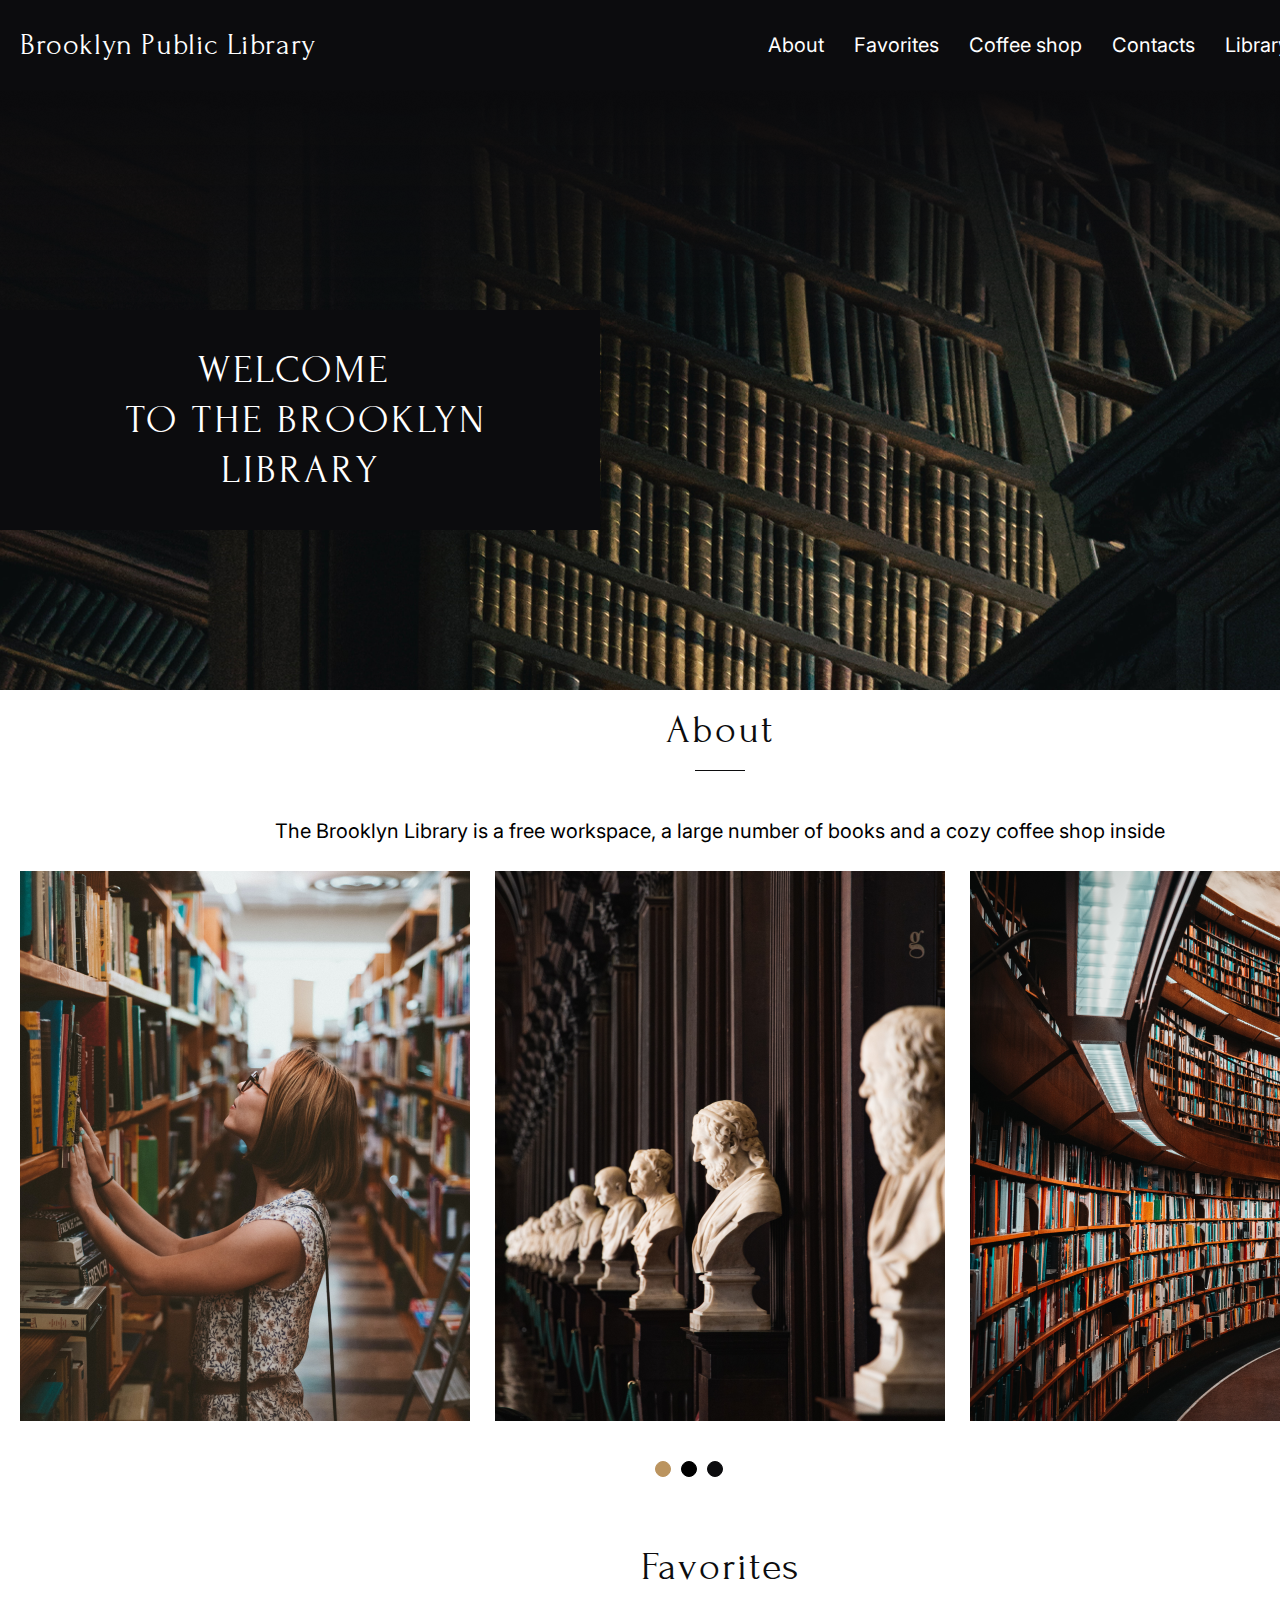
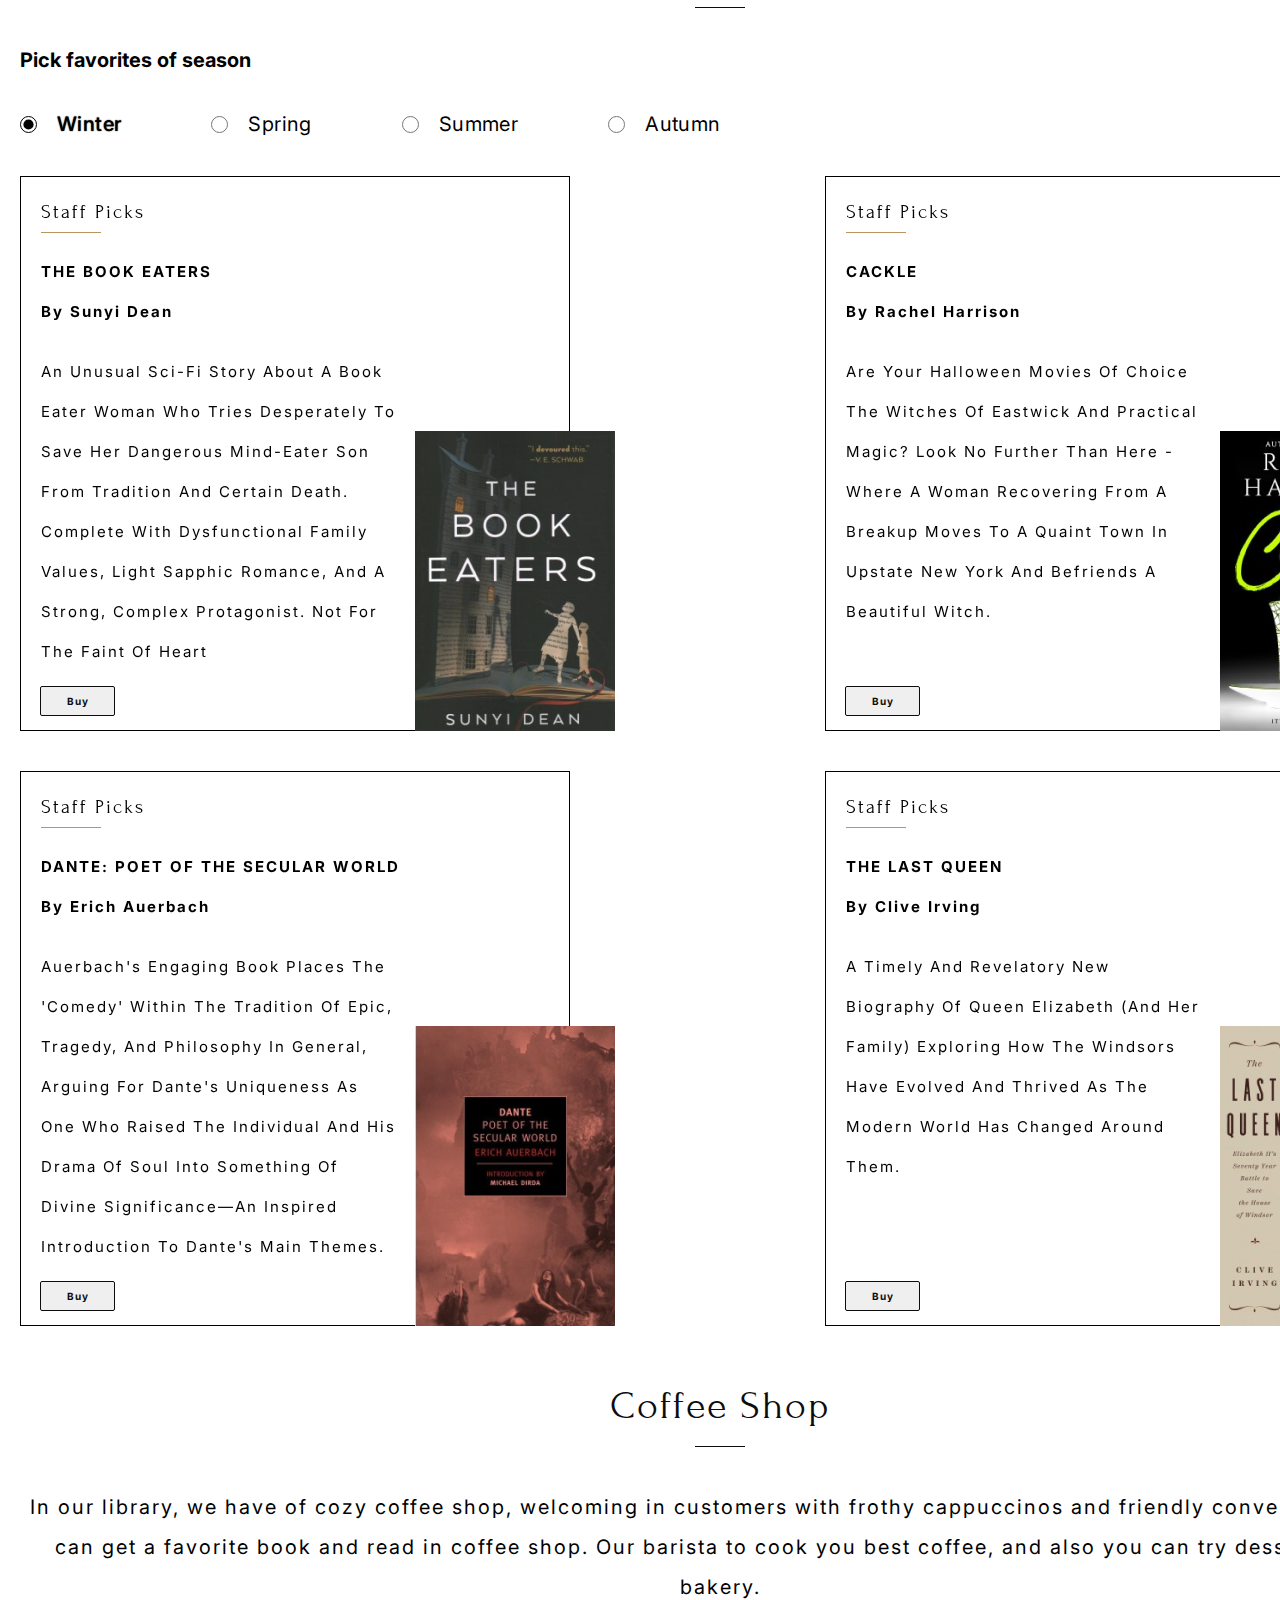
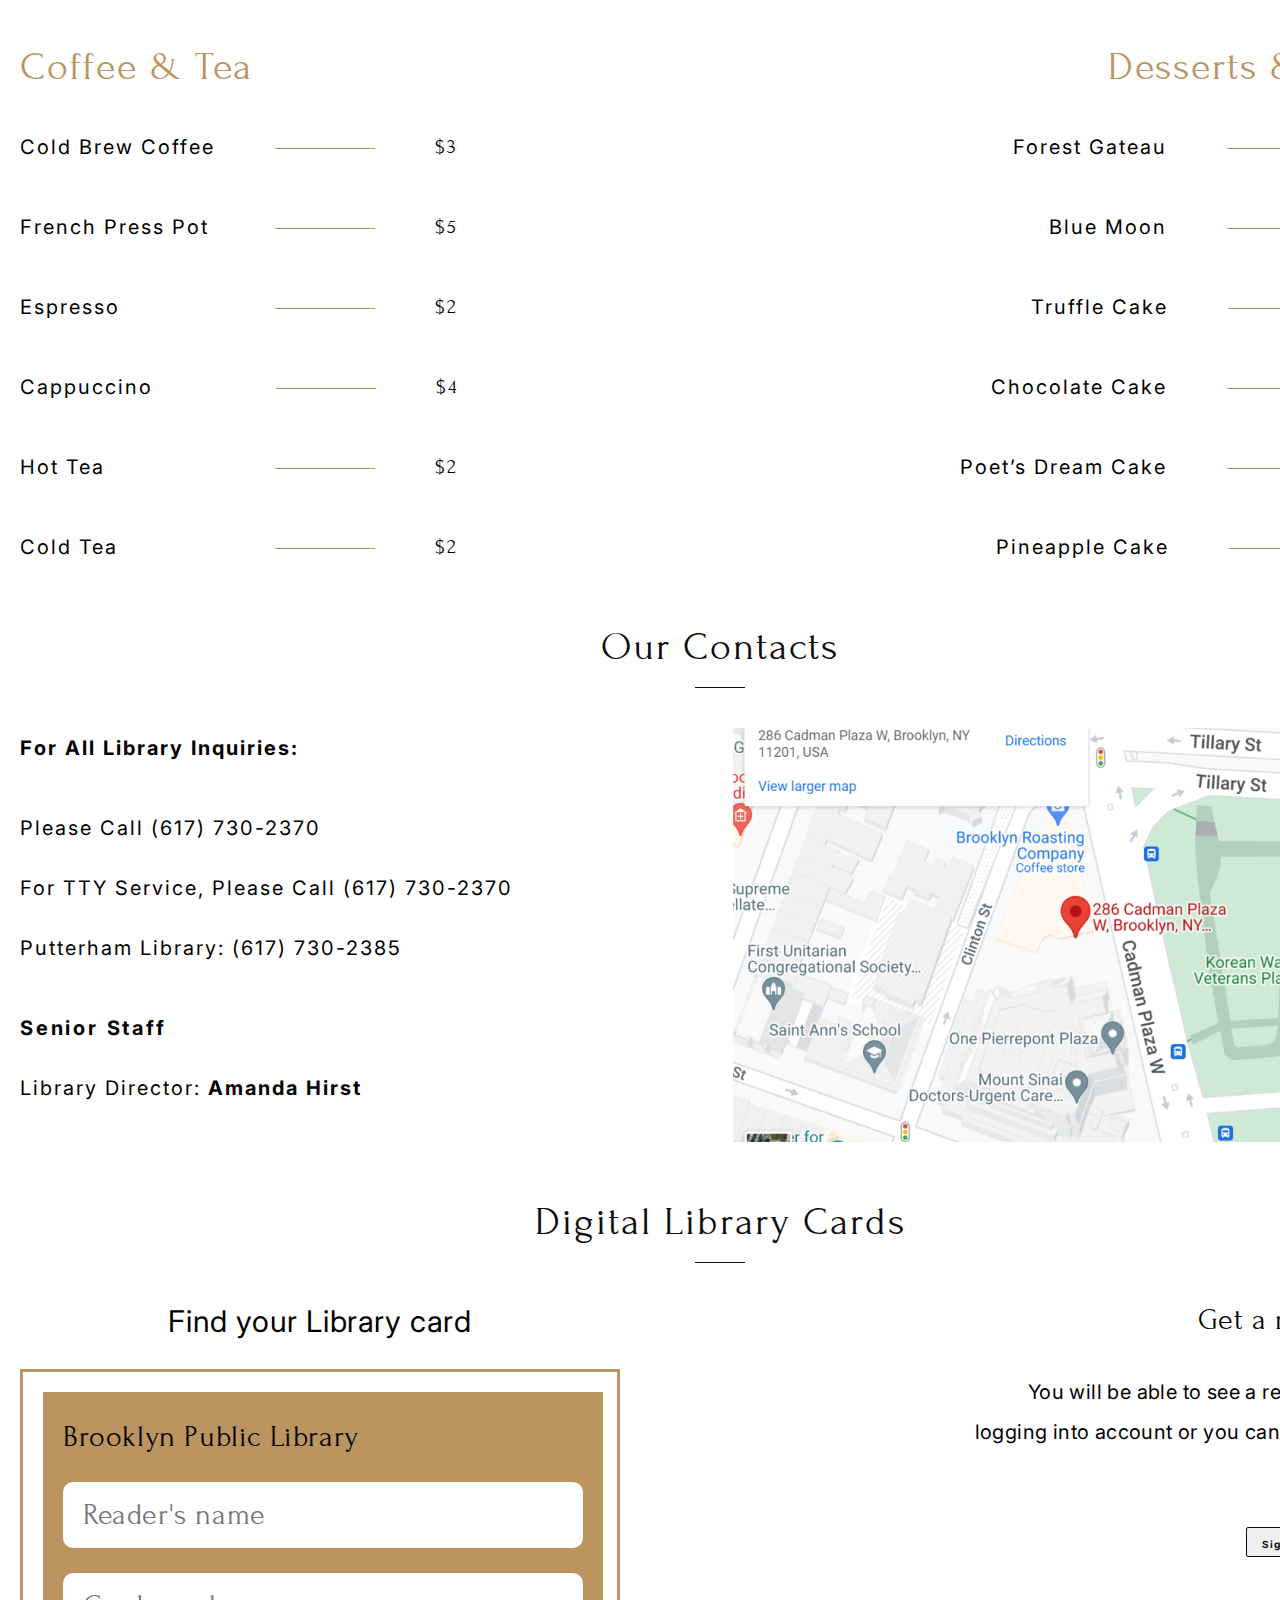
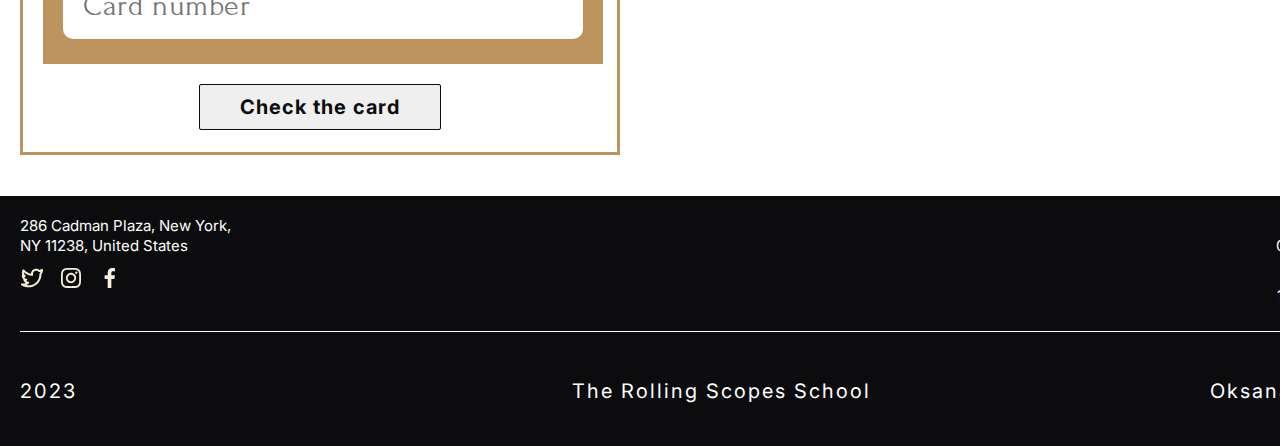
<file: library/index.html>
<!DOCTYPE html>
<html lang="en">
<head>
    <meta charset="UTF-8">
    <meta name="viewport" content="width=device-width, initial-scale=1.0">
    <title>Library</title>
    <link rel="icon" type="image/png" sizes="32x32" href="img/favicon-32x32.png">
    <link rel="icon" type="image/png" sizes="16x16" href="img/favicon-16x16.png">
    <link rel="preconnect" href="https://fonts.googleapis.com">
    <link rel="preconnect" href="https://fonts.gstatic.com" crossorigin>
    <link href="https://fonts.googleapis.com/css2?family=Forum&family=Manrope:wght@300;400;500;600&display=swap" rel="stylesheet">
    <link rel="preconnect" href="https://fonts.googleapis.com">
    <link rel="preconnect" href="https://fonts.gstatic.com" crossorigin>
    <link href="https://fonts.googleapis.com/css2?family=Forum&family=Inter:wght@300;400;500;600;700;800;900&family=Manrope:wght@300;400;500;600&display=swap" rel="stylesheet">
    <link rel="stylesheet" href="style.css">
</head>
<body>
    <header class="header">
        <div class="header-container">
            <h1 class="p-header">Brooklyn Public Library</h1>
            <nav class="nav-menu">
              <ul class="ul-menu">
                <li class="li-menu"><a href="#about" class="nav-link">About</a></li>
                <li class="li-menu"><a href="#favorites" class="nav-link">Favorites</a></li>
                <li class="li-menu"><a href="#coffeshop" class="nav-link">Coffee shop</a></li>
                <li class="li-menu"><a href="#contacts" class="nav-link">Contacts</a></li>
                <li class="li-menu"><a href="#librarycard" class="nav-link">Library Card</a></li>
              </ul>
            </nav>
            <img class="icon-profile" src="img/icon_profile.svg" alt="icon profile">
            <div class="icon-profile-register-div"></div>
            <div class="menu-btn" onclick="burgerMenu(this)">
              <div class="burger-line1"></div>
              <div class="burger-line2"></div>
              <div class="burger-line3"></div>
            </div>
          </div>
    </header>
    <main>
      <div class="welcome-conteiner">   
        <section class="welcome">
          <img class="overlay" src="img/overlay.png" alt="fone gradient">
          <div class="p-wel-conteiner">
            <h2 class="h2-welcome">Welcome <br> to the Brooklyn Library</h2>
          </div>
        </section>
      </div>
        <section class="about" id="about">
            <h2 class="h2-section">About</h2>
            <p class="p-about">The Brooklyn Library is a free workspace, a large number of books and a cozy coffee shop inside</p>
            <div class="slaider">
               <img class="carret-left" onclick="plusSlides(-1)" src="img/Vector.svg" alt="Carret left">
               <div class="img-slaider-conteiner">
                <img class="img-slaider1 img-slaider" src="img/image1.png" alt="women in library">
                <img class="img-slaider2 img-slaider" src="img/image2.png" alt="busts">
                <img class="img-slaider3 img-slaider" src="img/image3.png" alt="books in library">
                <img class="img-slaider4 img-slaider" src="img/image4.png" alt="books">
                <img class="img-slaider5 img-slaider" src="img/image5.png" alt="library building">
              </div>
              <img class="carret-right" onclick="plusSlides(1)" src="img/Carret_Right.svg" alt="Carret right">
            </div>
           <div class="pagination-container">
            <div class="block-pagination">
              <button class="pagination1 pagination activ-pagination" onclick="currentSlide(1)"></button> 
            </div>
            <div class="block-pagination">
              <button class="pagination2 pagination" onclick="currentSlide(2)"></button>
            </div>
            <div class="block-pagination">
              <button class="pagination3 pagination" onclick="currentSlide(3)"></button>
            </div>
            <div class="block-pagination">
              <button class="pagination4 pagination" onclick="currentSlide(4)"></button>
            </div>
            <div class="block-pagination">
              <button class="pagination5 pagination" onclick="currentSlide(5)"></button>
            </div>
          </div>
        </section>
        <section class="favorites" id="favorites">
            <h2 class="h2-section">Favorites</h2>
            <p class="p-favorites">Pick favorites of season</p>
            <div class="radio-button">
              <div class="radio-button-conteiner">
                <input type="radio" checked id="winter" name="seasons" value="winter">
                <label class="radio-button-text" for="winter">Winter</label>
              </div>
              <div class="radio-button-conteiner">
                <input type="radio" id="spring" name="seasons" value="spring">
                <label class="radio-button-text" for="spring">Spring</label>
              </div>
              <div class="radio-button-conteiner">
                <input type="radio" id="summer" name="seasons" value="summer">
                <label class="radio-button-text" for="summer">Summer</label>
              </div>
              <div class="radio-button-conteiner">
                <input type="radio" id="autumn" name="seasons" value="autumn">
                <label class="radio-button-text" for="autumn">Autumn</label>
              </div>
            </div>
            <div class="books-winter book-visible">
              <div class="book">
                <div class="book-border">
                <h3 class="h3-favorites">Staff Picks</h3>
                <h4 class="book-name"><span class="h3-uppercase">The Book Eaters</span> <br>By <span class="avtor">Sunyi Dean</span></h4>
                <p class="about-book">An unusual sci-fi story about a book eater woman who tries desperately to save her dangerous mind-eater son from tradition and certain death. Complete with dysfunctional family values, light Sapphic romance, and a strong, complex protagonist. Not for the faint of heart</p>
                <img class="book-img" src="img/book.png" alt="book The Book Eaters">
                <button class="buy book-01">Buy</button>
              </div>
            </div>
            <div class="book">
              <div class="book-border">
                <h3 class="h3-favorites">Staff Picks</h3>
                <h4 class="book-name"><span class="h3-uppercase">Cackle</span> <br> By <span class="avtor">Rachel Harrison</span></h4>
                <p class="about-book">Are your Halloween movies of choice The Witches of Eastwick and Practical Magic? Look no further than here - where a woman recovering from a breakup moves to a quaint town in upstate New York and befriends a beautiful witch.</p>
                <img class="book-img" src="img/book(1).png" alt="book Cackle">
                <button class="buy book-02">Buy</button>
              </div>
            </div>
            <div class="book">
              <div class="book-border">
                <h3 class="h3-favorites">Staff Picks</h3>
                <h4 class="book-name"><span class="h3-uppercase">Dante: Poet of the Secular World</span> <br> By <span class="avtor">Erich Auerbach</span></h4>
                <p class="about-book">Auerbach's engaging book places the 'Comedy' within the tradition of epic, tragedy, and philosophy in general, arguing for Dante's uniqueness as one who raised the individual and his drama of soul into something of divine significance—an inspired introduction to Dante's main themes.</p>
                <img class="book-img" src="img/book(2).png" alt="book Dante: Poet of the Secular World">
                <button class="buy book-03">Buy</button>
              </div>
              </div>
            <div class="book">
              <div class="book-border">
                <h3 class="h3-favorites">Staff Picks</h3>
                <h4 class="book-name"><span class="h3-uppercase">The Last Queen</span> <br> By <span class="avtor">Clive Irving</span></h4>
                <p class="about-book">A timely and revelatory new biography of Queen Elizabeth (and her family) exploring how the Windsors have evolved and thrived as the modern world has changed around them.</p>
                <img class="book-img" src="img/book(3).png" alt="book The Last Queen">
                <button class="buy book-04">Buy</button>
                </div>
               </div>
              </div>
              <div class="books-spring books-hidden">
                <div class="book">
                  <div class="book-border">
                  <h3 class="h3-favorites">Staff Picks</h3>
                  <h4 class="book-name"><span class="h3-uppercase">The Body</span> <br>By <span class="avtor">Stephen King</span></h4>
                  <p class="about-book">Powerful novel that takes you back to a nostalgic time, exploring both the beauty and danger and loss of innocence that is youth.</p>
                  <img class="book-img" src="img/book(4).png" alt="book The Body">
                  <button class="buy book-05">Buy</button>
                </div>
              </div>
              <div class="book">
                <div class="book-border">
                  <h3 class="h3-favorites">Staff Picks</h3>
                  <h4 class="book-name"><span class="h3-uppercase">Carry: A Memoir of Survival on Stolen</span> <br> <span class="avtor">Land By Toni Jenson</span></h4>
                  <p class="about-book">This memoir about the author's relationship with gun violence feels both expansive and intimate, resulting in a lyrical indictment of the way things are.</p>
                  <img class="book-img" src="img/book(5).png" alt="book Carry: A Memoir of Survival on Stolen">
                  <button class="buy book-06">Buy</button>
                </div>
              </div>
              <div class="book">
                <div class="book-border">
                  <h3 class="h3-favorites">Staff Picks</h3>
                  <h4 class="book-name"><span class="h3-uppercase">Days of Distraction</span> <br> By <span class="avtor">Alexandra Chang</span></h4>
                  <p class="about-book">A sardonic view of Silicon Valley culture, a meditation on race, and a journal of displacement and belonging, all in one form-defying package of spare prose.</p>
                  <img class="book-img" src="img/book(6).png" alt="book Days of Distraction">
                  <button class="buy book-07">Buy</button>
                </div>
                </div>
              <div class="book">
                <div class="book-border">
                  <h3 class="h3-favorites">Staff Picks</h3>
                  <h4 class="book-name"><span class="h3-uppercase">Dominicana</span> <br> By <span class="avtor">Angie Cruz</span></h4>
                  <p class="about-book">A fascinating story of a teenage girl who marries a man twice her age with the promise to bring her to America. Her marriage is an opportunity for her family to eventually immigrate. For fans of Isabel Allende and Julia Alvarez.</p>
                  <img class="book-img" src="img/book(7).png" alt="book Dominicana">
                  <button class="buy book-08">Buy</button>
                  </div>
                 </div>
                </div>
                <div class="books-summer books-hidden">
                  <div class="book">
                    <div class="book-border">
                    <h3 class="h3-favorites">Staff Picks</h3>
                    <h4 class="book-name"><span class="h3-uppercase">Crude: A Memoir</span> <br>By <span class="avtor">Pablo Fajardo & ​​Sophie Tardy-Joubert</span></h4>
                    <p class="about-book">Drawing and color by Damien Roudeau | This book illustrates the struggles of a group of indigenous Ecuadoreans as they try to sue the ChevronTexaco company for damage their oil fields did to the Amazon and her people.</p>
                    <img class="book-img" src="img/book(8).png" alt="book Crude: A Memoir">
                    <button class="buy book-09">Buy</button>
                  </div>
                </div>
                <div class="book">
                  <div class="book-border">
                    <h3 class="h3-favorites">Staff Picks</h3>
                    <h4 class="book-name"><span class="h3-uppercase">Let My People Go Surfing</span> <br> By <span class="avtor">Yvon Chouinard</span></h4>
                    <p class="about-book">Chouinard—climber, businessman, environmentalist—shares tales of courage and persistence from his experience of founding and leading Patagonia, Inc. Full title: Let My People Go Surfing: The Education of a Reluctant Businessman, Including 10 More Years of Business Unusual.</p>
                    <img class="book-img" src="img/book(9).png" alt="book Let My People Go Surfing">
                    <button class="buy book-10">Buy</button>
                  </div>
                </div>
                <div class="book">
                  <div class="book-border">
                    <h3 class="h3-favorites">Staff Picks</h3>
                    <h4 class="book-name"><span class="h3-uppercase">The Octopus Museum: Poems</span> <br> By <span class="avtor">Brenda Shaughnessy</span></h4>
                    <p class="about-book">This collection of bold and scathingly beautiful feminist poems imagines what comes after our current age of environmental destruction, racism, sexism, and divisive politics.</p>
                    <img class="book-img" src="img/book(10).png" alt="book The Octopus Museum: Poems">
                    <button class="buy book-11">Buy</button>
                  </div>
                  </div>
                <div class="book">
                  <div class="book-border">
                    <h3 class="h3-favorites">Staff Picks</h3>
                    <h4 class="book-name"><span class="h3-uppercase">Shark Dialogues: A Novel</span> <br> By <span class="avtor">Kiana Davenport</span></h4>
                    <p class="about-book">An epic saga of seven generations of one family encompasses the tumultuous history of Hawaii as a Hawaiian woman gathers her four granddaughters together in an erotic tale of villains and dreamers, queens and revolutionaries, lepers and healers.</p>
                    <img class="book-img" src="img/book(11).png" alt="book Shark Dialogues: A Novel">
                    <button class="buy book-12">Buy</button>
                    </div>
                   </div>
                  </div>
                  <div class="books-autumn books-hidden">
                    <div class="book">
                      <div class="book-border">
                      <h3 class="h3-favorites">Staff Picks</h3>
                      <h4 class="book-name"><span class="h3-uppercase">Casual Conversation</span> <br> By <span class="avtor">Renia White</span></h4>
                      <p class="about-book">White's impressive debut collection takes readers through and beyond the concepts of conversation and the casual - both what we say to each other and what we don't, examining the possibilities around how we construct and communicate identity.</p>
                      <img class="book-img" src="img/book(12).png" alt="book Casual Conversation">
                      <button class="buy book-13">Buy</button>
                    </div>
                  </div>
                  <div class="book">
                    <div class="book-border">
                      <h3 class="h3-favorites">Staff Picks</h3>
                      <h4 class="book-name"><span class="h3-uppercase">The Great Fire</span> <br> By <span class="avtor">Lou Ureneck</span></h4>
                      <p class="about-book">The harrowing story of an ordinary American and a principled Naval officer who, horrified by the burning of Smyrna, led an extraordinary rescue effort that saved a quarter of a million refugees from the Armenian Genocide.</p>
                      <img class="book-img" src="img/book(13).png" alt="book The Great Fire">
                      <button class="buy book-14">Buy</button>
                    </div>
                  </div>
                  <div class="book">
                    <div class="book-border">
                      <h3 class="h3-favorites">Staff Picks</h3>
                      <h4 class="book-name"><span class="h3-uppercase">Rickey: The Life and Legend</span> <br> By <span class="avtor">Howard Bryant</span></h4>
                      <p class="about-book">With the fall rolling around, one can't help but think of baseball's postseason coming up! And what better way to prepare for it than reading the biography of one of the game's all-time greatest performers, the Man of Steal, Rickey Henderson?</p>
                      <img class="book-img" src="img/book(14).png" alt="book Rickey: The Life and Legend">
                      <button class="buy book-15">Buy</button>
                    </div>
                    </div>
                  <div class="book">
                    <div class="book-border">
                      <h3 class="h3-favorites">Staff Picks</h3>
                      <h4 class="book-name"><span class="h3-uppercase">Slug: And Other Stories</span> <br> By <span class="avtor">Megan Milks</span></h4>
                      <p class="about-book">Exes Tegan and Sara find themselves chained together by hairballs of codependency. A father and child experience the shared trauma of giving birth to gods from their wounds.</p>
                      <img class="book-img" src="img/book(15).png" alt="book Slug: And Other Stories">
                      <button class="buy book-16">Buy</button>
                      </div>
                     </div>
                    </div>
        </section>
        <section class="coffeshop" id="coffeshop">
            <h2 class="h2-section">Coffee shop</h2>
            <p class="p-coffeshop">In our library, we have of cozy coffee shop, welcoming in customers with frothy cappuccinos and friendly conversation. You can get a favorite book and read in coffee shop. Our barista to cook you best coffee, and also you can try desserts from bakery.</p>
            <div class="menu">
              <div class="coffee-tea">
                <h3 class="h3-menu">Coffee & Tea</h3>
                <div class="menu-item-1">
                  <p class="p-menu-item">Cold Brew Coffee</p>
                  <p class="price">$3</p>
                </div>
                <div class="menu-item-1">
                  <p class="p-menu-item">French Press Pot</p>
                  <p class="price">$5</p>
                </div>
                <div class="menu-item-1">
                  <p class="p-menu-item">Espresso</p>
                  <p class="price">$2</p>
                </div>
                <div class="menu-item-1">
                  <p class="p-menu-item">Cappuccino</p>
                  <p class="price">$4</p>
                </div>
                <div class="menu-item-1">
                  <p class="p-menu-item">Hot tea</p>
                  <p class="price">$2</p>
                </div>
                  <div class="menu-item-1">
                    <p class="p-menu-item">Cold tea</p>
                    <p class="price">$2</p>
                </div>
              </div>
              <div class="desserts-cakes">
                <h3 class="h3-menu">Desserts & Cakes</h3>
                <div class="menu-item-2">
                  <p class="p-menu-item">Forest Gateau</p>
                  <p class="price">$16</p>
                </div>
                <div class="menu-item-2">
                  <p class="p-menu-item">Blue Moon</p>
                  <p class="price">$16</p>
                </div>
                <div class="menu-item-2">
                  <p class="p-menu-item">Truffle Cake</p>
                  <p class="price">$15</p>
                </div>
                <div class="menu-item-2">
                  <p class="p-menu-item">Chocolate Cake</p>
                  <p class="price">$18</p>
                </div>
                <div class="menu-item-2">
                  <p class="p-menu-item">Poet’s Dream Cake</p>
                  <p class="price">$16</p>
                  <div class="menu-item-2">
                    <p class="p-menu-item">Pineapple Cake</p>
                    <p class="price">$14</p>
                  </div>
              </div>
             </div>
            </div>
         </section>
        <section class="contacts" id="contacts">
            <h2 class="h2-section">Our Contacts</h2>
            <div class="contacts-imform">
              <h3 class="h3-contacts-tel">For all Library inquiries:</h3>
              <p class="p-contacts-tel">Please call<a class="a-tel" href="tel:+6177302370"> (617) 730-2370</a></p>
              <p class="p-contacts-tel">For TTY service, please call<a class="a-tel" href="tel:+6177302370"> (617) 730-2370</a></p>
              <p class="p-contacts-tel">Putterham Library:<a class="a-tel" href="tel:+6177302385"> (617) 730-2385</a></p>
              <div class="contacts-emeil">
              <h3 class="h3-contacts-emeil">Senior Staff</h3>
              <p class="p-contacts-emeil">Library Director:<a class="a-malito" href="mailto:AmandaHirst@gmail.com"> Amanda Hirst</a></p>
            </div>
              <img class="img-map" src="img/Rectangle4.png" alt="map">
            </div>
        </section>
        <section class="librarycard" id="librarycard">
            <h2 class="h2-section">Digital Library Cards</h2>
            <div class="librarycard-box">
            <div class="find-card">
              <h3 class="h3-find-card">Find your Library card</h3>
              <form class="form-card" onsubmit="return false;">
               <div class="form-conteiner">
                <h4 class="form-name">Brooklyn Public Library</h4>
                <input class="form-text user-name-librarycard" type="text" name="reader's-name" placeholder="Reader's name ">
                <input class="form-text card-number-name-librarycard" type="text" name="card-number" placeholder="Card number">
              </div>
                <button class="form-submit check-the-card">Check the card</button>
              </form>
            </div>
            <div class="get-a-card">
              <h3 class="h3-get-a-card">Get a reader card</h3>
              <p class="p-get-a-card">You will be able to see a reader card after logging into account or you can register a new account</p>
              <button class="sign-up">Sign Up</button>
              <button class="log-in">Log in</button>
            </div>
            </div>
        </section>
        <section class="librarycard2">
          <h2 class="h2-section">Digital Library Cards</h2>
          <div class="librarycard-box2">
           <div class="find-card">
            <h3 class="h3-find-card">Your Library card</h3>
            <form class="form-card">
             <div class="form-conteiner">
              <h4 class="form-name">Brooklyn Public Library</h4>
              <div class="form-text name-value"></div>
              <div class="form-text card-number-value"></div>
            </div>
            <div class="count-wrapper-library-card">
              <div class="counts-library-card">
                <div class="count-visits-library-card">
                  <h3 class="h3-count">visits</h3>
                  <img class="icon-profile-modal-profile" src="img/Union.svg" alt="icon user">
                  <div class="count-number-visits">1</div>
                </div>
                <div class="count-bonuses-library-card">
                  <h3 class="h3-count">bonuses</h3>
                  <img class="icon-star-modal-profile" src="img/Star 1.svg" alt="icon star">
                  <div class="count-number-bonuses">1240</div>
                </div>
                <div class="count-books-library-card">
                  <h3 class="h3-count">Books</h3>
                  <img class="icon-book-modal-profile" src="img/book.svg" alt="icon book">
                  <div class="count-number-books">0</div>
                </div>
              </div>
            </form>
           </div>
           <div class="get-a-card2">
            <h3 class="h3-get-a-card">Visit your profile</h3>
            <p class="p-get-a-card2">With a digital library card you get free access to the Library’s wide array of digital resources including e-books, databases, educational resources, and more.</p>
            <button class="sign-up btn-profile">Profile</button>
           </div>
          </div>
      </section>
    </main>
  <footer>
      <div class="conteiner-footer">
        <div class="conteiner-footer-1">
          <a class="address" href="https://yandex.by/maps/202/new-york/search/286%20Cadman%20Plaza%2C%20New%20York%2C%20NY%2011238%2C%20United%20States/?from=tabbar&ll=-73.982384%2C40.763458&sll=-73.982384%2C40.763359&source=serp_navig&z=11">286 Cadman Plaza, New York,<br> NY 11238, United States</a>
          <p class="operating-mode-1">Mon - Fri<br> 08:00 am - 07:00 pm</p>
       </div>
       <div class="conteiner-footer-2">
          <ul class="social-icons">
             <li><a class="social-icon-li" href="https://twitter.com/elonmusk"><img class="icons-svg" src="img/u_twitter-alt.svg" alt="icon twitter"></a></li>
             <li><a class="social-icon-li" href="https://www.instagram.com/CRISTIANO/?ysclid=lka1arju6p222678201"><img class="icons-svg" src="img/u_instagram.svg" alt="icon instagram"></a></li>
            <li><a class="social-icon-li" href="https://www.facebook.com/groups/ElonMusk/"><img class="icons-svg" src="img/u_facebook-f.svg" alt="icon facebook"></a></li>
          </ul>
          <p class="operating-mode-2">Sat - Sun<br> 10:00 am - 06:00 pm</p>
        </div>
        <div class="conteiner-footer-3">
           <p class="year">2023</p>
           <a class="rss" href="https://rs.school/js-stage0/">The Rolling Scopes School</a>
           <a class="username" href="https://github.com/Oksana-bondareva">Oksana-bondareva</a>
        </div>
      </div>
  </footer>
  <div class="dropmenu-no-auth">
    <div class="modal1">
     <h2 class="dropmenu-h2">Profile</h2>
     <div class="login">Log In</div>
     <div class="register">Register</div>
    </div>
  </div>
  <div class="dropmenu-with-auth">
    <div class="modal2">
     <h2 class="dropmenu-h2-profile">Profile</h2>
     <div class="my-profile">My profile</div>
     <div class="logout">Log Out</div>
    </div>
  </div>
  <div class="modal-register">
    <div class="modal3">
     <div class="close-modal-register">
      <img src="img/closebtn1.png" alt="Close icon">
     </div>
     <form class="form-register-conteiner">
      <div class="form-register">
       <h2 class="form-register-name">Register</h2>
       <label class="first-name-register label-register" for="first-name"><b>First name</b>
         <input required class="form-register-input first-name-register-input" type="text" name="first-name-register-input">
      </label>
       <label class="last-name-register label-register" for="last-name"><b>Last name</b>
         <input required class="form-register-input last-name-register-input" type="text" name="last-name-register-input">
      </label>
       <label class="e-mail-register label-register" for="e-mail-name"><b>E-mail</b>
         <input required class="form-register-input" type="email" name="e-mail-register-input">
      </label>
       <label class="password-register label-register" for="password"><b>Password</b>
         <input required minlength="8" class="form-register-input" type="current-password" name="password-register-input">
      </label>
      <input class="form-register-input card-number-div" type="card-number" name="password-register-input">
      </div>
       <button type="submit" class="form-register-submit">Sign Up</button>
     </form>
     <div class="form-register-have-account">
      <p class="p-form-register-have-account">Already have an account?</p>
      <span class="href-form-register-have-account">Login</span>
     </div>
    </div>
  </div>
  <div class="modal-login">
    <div class="modal4">
     <div class="close-modal-login">
      <img src="img/closebtn1.png" alt="Close icon">
     </div>
     <form class="form-login-conteiner">
      <div class="form-login">
       <h2 class="form-login-name">Login</h2>
       <label class="e-mail-login label-login" for="e-mail-name"><b>E-mail or readers card</b>
        <input required class="form-login-input e-mail-login-input" type="text" name="e-mail-login-input">
      </label>
       <label class="password-login label-login" for="password"><b>Password</b>
        <input required minlength="8" class="form-login-input password-login-input" type="current-password" name="password-login-input">
      </label>
      </div>
       <button type="submit" class="form-login-submit">Log in</button>
     </form>
     <div class="form-register-have-account">
      <p class="p-form-login-have-account">Don’t have an account?</p>
      <span class="href-form-login-have-account">Register</span>
     </div>
    </div>
  </div>
  <div class="icon-profile-register">
    <img src="img/Subtract.svg" alt="icon profile">
    <div class="icon-name" title>
    </div>
  </div>
  <div class="modal-profile">
    <div class="modal5">
      <div class="close-modal-profile">
        <img src="img/closebtn1.png" alt="Close icon">
      </div>
      <div class="modal-profile-name-conteiner">
        <div class="profile-name-avatar">
          <div class="profile-name-avatar-letters"></div>
        </div>
        <div class="profile-name-name">
          <div class="profile-name-name-letters"></div>
        </div>
      </div>
      <div class="modal-profile-my-profile-conteiner">
        <h2 class="h2-modal-profile">My profile</h2>
        <div class="count-wrapper">
        <div class="counts">
          <div class="count-visits">
            <h3 class="h3-count">visits</h3>
            <img class="icon-profile-modal-profile" src="img/Union.svg" alt="icon user">
            <div class="count-number-visits count-number-visits-profile">1</div>
          </div>
          <div class="count-bonuses">
            <h3 class="h3-count">bonuses</h3>
            <img class="icon-star-modal-profile" src="img/Star 1.svg" alt="icon star">
            <div class="count-number-bonuses">1240</div>
          </div>
          <div class="count-books">
            <h3 class="h3-count">Books</h3>
            <img class="icon-book-modal-profile" src="img/book.svg" alt="icon book">
            <div class="count-number-books count-number-books-profile">0</div>
          </div>
        </div>
        <div class="rnted-books-wrapper">
          <h3 class="rnted-books">Rented books</h3>
          <ul class="rnted-books-ul">
            <li class="rnted-books-li" style="display: none;"></li>
          </ul>
          </div>
           <div class="card-number-modal-profile">
            <p class="p-card-number-modal-profile">Card number</p>
            <div class="div-card-number-modal-profile"></div>
            <img class="icon-copy-modal-profile" src="img/icon copy.svg" alt="icon copy">
           </div>
        </div>
      </div>
    </div>
  </div>
    <div class="buy-library-card">
      <div class="modal6">
        <div class="close-modal-buy-card">
          <img src="img/closebtn.png" alt="Close icon">
         </div>
         <div class="h2-buy-library-card-wrapper">
           <h2 class="h2-buy-library-card">Buy a library card</h2>
         </div>
        <div class="card-wrapper">
         <div class="conteiner-buy-library-card">
          <div class="bank-card">
            <form class="form-buy-library-card">
              <div class="form-bank-card">
               <label class="bank-card-number buy-card-label" for="bank-card-number"><b>Bank card number</b>
                 <input required minlength="16" maxlength="16" pattern="^[ 0-9]+$" class="bank-card--number-input buy-card-input-width200" type="text" name="bank-card-number-input">
               </label>
               <label class="expiration-code buy-card-label" for="expiration-code"><b>Expiration code</b>
                 <input required minlength="2" maxlength="2" pattern="^[ 0-9]+$" class="expiration-code-input1 buy-card-input-width45" type="text" name="expiration-code-input">
                 <input required minlength="2" maxlength="2" pattern="^[ 0-9]+$" class="expiration-code-input2 buy-card-input-width45" type="text" name="expiration-code-input">
               </label>
               <label class="cvc" for="cvc-name buy-card-label"><b>CVC</b>
                 <input required minlength="3" maxlength="3" pattern="^[ 0-9]+$" class="cvc-input buy-card-input-width45" type="text" name="cvc-input">
               </label>
               <label class="cardholder-name buy-card-label" for="password"><b>Cardholder name</b>
                 <input required class="cardholder-name-input buy-card-input-width200" type="text" name="cardholder-name-input">
               </label>
               <label class="postal-code buy-card-label" for="postal-code"><b>Postal code</b>
                <input required class="postal-code-input buy-card-input-width200" type="text" name="postal-code-input">
               </label>
               <label class="city-town buy-card-label" for="city-town"><b>City / Town</b>
                <input required class="city-town-input buy-card-input-width200" type="text" name="city-town-input">
               </label>
              </div>
              <div class="buy-btn-library-card">
               <button type="submit" class="btn-library-card">Buy</button>
               <div class="price-library-card">$ 25.00</div>
              </div>
             </form>
          </div>
         </div>
         <div class="div-text-buy-card">
          <p class="p-text-buy-card"> If you are live, work, attend school, or pay property taxes in New York State, you can get a $25 digital library card right now using this online form. Visitors to New York State can also use this form to apply for a temporary card.</p>
         </div>
        </div>
      </div>
    </div>
  <script src="index.js"></script>
</body>
</html>
</file>
<file: library/style.css>
* {
  box-sizing: border-box;
}

html, body, div, span, main, p,
a, img, ol, ul, li, form, label, footer, header,
nav, h1, h2, h3, p, section, input {
	margin: 0;
	padding: 0;
	border: 0;
} 

  html {
    scroll-behavior: smooth;
  }


  body {
    width: 1440px;
    margin: 0 auto;
    display: flex;
    flex-direction: column;
    background-color: rgb(189, 199, 199);
  }

  .header-container {
    display: flex;
    justify-content: space-between;
    width: 100%;
    height: 90px;
    margin: 0 auto;
    background-color: #0C0C0E;
}

.nav-menu {
    cursor: pointer;
    height: Hug (50px);
    margin-top: 20px;
}

.ul-menu {
    display: inline-flex;
    align-items: flex-start;
    gap: 30px;
    list-style: none;
    margin-left: 454px;
    white-space: nowrap;  
}

.li-menu {
  color: #FFF;
  font-family: Inter;
  font-size: 20px;
  font-style: normal;
  font-weight: 400;
  line-height: 50px; /* 250% */
}

.nav-link:hover {
    color: #BB945F;
    text-decoration-line: underline;
    transition: 1s;
}

h1 {
    width: 294px;
    height: 50px;
    margin-top: 20px;
    margin-left: 20px;
    color: #FFF;
    font-family: Forum;
    font-size: 30px;
    font-style: normal;
    font-weight: 400;
    line-height: 50px; /* 166.667% */
    letter-spacing: 0.6px;
    text-align: left;
    white-space: nowrap;
}

.icon-profile {
    width: 28px;
    height: 28px;
    margin-top: 31px;
    margin-right: 20px;
    margin-left: 40px;
    cursor: pointer;
}

.nav-link {
    text-decoration: none;
    color: white;
  }

  .h2-section {
    color: #0C0C0E;
    font-family: Forum;
    font-size: 40px;
    font-style: normal;
    font-weight: 400;
    line-height: 40px; /* 100% */
    letter-spacing: 2px;
    text-transform: capitalize;
    text-align: center;
    margin-top: 20px;
    margin-bottom: 40px;
  }

  .h2-section::after {
    display: block;
    position: relative;
    text-align: center;
    content: '';
    height: 1px; 
    width: 50px;
    background: #0C0C0E;
    margin: 20px auto 0;
   } 

   .welcome {
    background-image: url(img/image-welcome.png);
    height: 600px;
    width: 100%;
    margin: 0 auto;
}
 
  .overlay {
    height: 300px;
    width: 100%;
  }

  .p-wel-conteiner {
    position: absolute;
    margin-top: 220px;
    background-color: #0C0C0E;
    width: 600px;
    height: 220px;
    padding: 35px 40px 35px 40px;
  }

  .h2-welcome {
    width: 520px;
    height: 150px;
    color: #FFF;
    font-family: Forum;
    font-size: 40px;
    font-style: normal;
    font-weight: 400;
    line-height: 50px; /* 125% */
    letter-spacing: 3px;
    text-transform: uppercase;
    text-align: center;
    white-space: pre-wrap;
  }

  .about {
    height: 837px;
    width: 100%;
  }

  .p-about {
    color: #000;
    text-align: center;
    font-family: Inter;
    font-size: 20px;
    font-style: normal;
    font-weight: 400;
    line-height: 40px; /* 200% */
    margin-bottom: 20px;
  }

   .slaider {
    overflow: hidden;
   }

   .img-slaider-conteiner {
    width: 100%;
    position: relative;
    padding-left: 20px;
    display: flex;
    justify-content: space-between;
   }

   .img-slaider {
    min-width: 450px;
    height: 560px;
    transition: 1s;
    margin-right: 25px;
   }

   .pagination-container{
    display: flex;
    justify-content: center;
    margin-top: 40px;
    margin-bottom: 40px;
   }

   .pagination1 {
    width: 16px;
    height: 16px;
    background-color: #000000;
    border-radius: 50%;
    border: 1px solid #000000;
    cursor: pointer;
   }

   .pagination2 {
    width: 16px;
    height: 16px;
    background-color: #000000;
    border-radius: 50%;
    border: 1px solid #000000;
    cursor: pointer;
   }

   .pagination3, .pagination4, .pagination5 {
    width: 16px;
    height: 16px;
    background-color: #0C0C0E;
    border: 1px solid #0C0C0E;
    border-radius: 50%;
    cursor: pointer;
   }

   .pagination4, .pagination5 {
    display: none;
   }

   .activ-pagination {
    background-color: #BB945F;
    width: 16px;
    height: 16px;
    border-radius: 50%;
    cursor: pointer;
    border: 1px solid #BB945F;
   }

   .block-pagination {
    width: 26px;
    height: 26px;
    cursor: pointer;
   }

  .favorites {
    height: 1439px;
    width: 100%;
  }

  .p-favorites {
    color: #000;
    font-family: Inter;
    font-size: 20px;
    font-style: normal;
    font-weight: 700;
    line-height: normal;
    margin-left: 20px;
    margin-bottom: 40px;
  }

  .radio-button {
    display: inline-flex;
    width: 720px;
    height: 24px;
    margin-left: 20px;
    margin-bottom: 40px;
  }

  #winter, #summer, #spring, #autumn {
    width: 17px;
    height: 17px;
    color: #000000;
    cursor: pointer;
    stroke-width: 4px;
    stroke: #000;
    margin-right: 20px;
    accent-color: black;
    margin-top: 4px;
  }

  .radio-button-text {
    color: #000;
    font-family: Inter, sans-serif;
    font-size: 20px;
    font-style: normal;
    font-weight: 400;
    line-height: 24px;
    letter-spacing: 0.4px;
    margin-right: 90px;
    cursor: pointer;
    text-align: left;
  }

  .radio-button-conteiner {
    display: flex;
    height: 34px;
    cursor: pointer;
  }

  .radio-button label:hover::before {
    font-weight: 900;
  }

  input[type="radio"]:checked + label {
    font-weight: 500;
    text-shadow:0 0 1.2px black;
  }

  .books-winter, .books-spring, .books-summer, .books-autumn {
    display: flex;
    flex-wrap: wrap;
    justify-content: space-between;
    margin-left: 20px;
    margin-right: 20px;
  }

  .books-winter {
    z-index: 1;
  }
 
  .books-spring {
    z-index: 2;
    position: absolute;
    margin-top: 250px;
    margin-right: 60px;
  }

  .books-summer {
    z-index: 3;
    position: absolute;
    margin-top: 250px;
    margin-right: 60px;
  }

  .books-autumn {
    z-index: 4;
    position: absolute;
    margin-top: 250px;
    margin-right: 60px;
  }

  .books-hidden {
    opacity: 0; 
    transition: opacity 2s linear;
    z-index: 1;
  }

  .book-visible {
    opacity: 1;
    transition: opacity 2s linear 0.8s;
    z-index: 10;
  }

  .book {
    position: relative;
    width: 595px;
    height: 555px;
    margin-bottom: 40px;
  }

  .book-border {
    width: 550px;
    height: 555px;
    border: 1px solid #000;
  }

  .h3-favorites {
    color: #000;
    font-family: Forum;
    font-size: 20px;
    font-style: normal;
    font-weight: 400;
    line-height: 40px; /* 200% */
    letter-spacing: 2px;
    text-transform: capitalize;
    margin-left: 20px;
    margin-top: 15px;
    margin-bottom: 0px;
  }

  .h3-favorites::after {
    display: block;
    position: absolute;
    text-align: left;
    content: '';
    height: 1px; 
    width: 60px;
    background: #BB945F;
    margin: 0px auto 0;
  }

  .book-name {
    color: #000;
    font-family: Inter;
    font-size: 15px;
    font-style: normal;
    font-weight: 700;
    line-height: 40px;
    letter-spacing: 2px;
    text-transform: capitalize;
    margin-left: 20px;
  }

  .h3-uppercase {
    text-transform: uppercase;
  }

  .about-book {
    width: 355px;
    color: #000;
    font-family: Inter;
    font-size: 15px;
    font-style: normal;
    font-weight: 400;
    line-height: 40px; /* 266.667% */
    letter-spacing: 2px;
    text-transform: capitalize;
    margin-left: 20px;
  }

  .buy {
    position: absolute;
    left: 0;
    bottom: 0;
    width: 75px;
    height: 30px;
    border-radius: 2px;
    border: 1px solid #0C0C0E;
    color: #0C0C0E;
    text-align: center;
    font-family: Inter;
    font-size: 10px;
    font-style: normal;
    font-weight: 700;
    line-height: normal;
    letter-spacing: 1px;
    margin-left: 20px;
    margin-bottom: 15px;
    cursor: pointer;
  }

 .buy:hover {
    width: 75px;
    height: 30px;
    border-radius: 2px;
    border: 1px solid #BB945F; 
    background: #BB945F;
    transition: 2s;
  }

  .own {
    position: absolute;
    left: 0;
    bottom: 0;
    width: 75px;
    height: 30px;
    border-radius: 2px;
    border: 1px solid #BB945F;
    color: #BB945F;
    text-align: center;
    font-family: Inter;
    font-size: 10px;
    font-style: normal;
    font-weight: 700;
    line-height: normal;
    letter-spacing: 1px;
    margin-left: 20px;
    margin-bottom: 15px;
  }

  .book-img {
    position: absolute;
    right: 0;
    bottom: 0;
    width: 200px;
    height: 300px;
    margin-top: -255px;
}

  .coffeshop {
    height: 841px;
    width: 100%;
    padding: 0px 20px 40px 20px;
  }

  .p-coffeshop {
    color: #000;
    text-align: center;
    font-family: Inter;
    font-size: 20px;
    font-style: normal;
    font-weight: 400;
    line-height: 40px; /* 200% */
    letter-spacing: 2px;
    margin-bottom: 40px;
  }

  .menu {
    display: flex;
    width: 100%;
    align-items: center;
    justify-content: space-between;
  }

  .coffee-tea {
    display: inline-flex;
    flex-direction: column;
    height: 520px;
  }

  .desserts-cakes {
    display: inline-flex;
    width: 482px;
    height: 520px;
    flex-direction: column;
    justify-content: center;
    align-items: flex-end;
  }

  .menu-item-1 {
    display: inline-flex;
    justify-content: space-between;
    flex-wrap: wrap;
    margin-top: 40px;
  }

  .menu-item-2 {
    display: flex;
    justify-content: right;
    flex-wrap: wrap;
    margin-top: 40px;
   }

  .price {
    color: #000;
    font-family: Forum;
    font-size: 20px;
    font-style: normal;
    font-weight: 400;
    line-height: 40px; /* 200% */
    letter-spacing: 2px;
    text-transform: capitalize;
    margin-left: 60px;
  }

  .price::before {
    display: inline-block;
    vertical-align: middle;
    content: '';
    height: 1px; 
    width: 100px;
    background: #BB945F;
    margin-right: 60px;
  }

  .h3-menu {
    color: #BB945F;
    font-family: Forum;
    font-size: 40px;
    font-style: normal;
    font-weight: 400;
    line-height: 40px; /* 100% */
    letter-spacing: 2px;
    text-transform: capitalize;
  }

  .p-menu-item {
    color: #000;
    font-family: Inter;
    font-size: 20px;
    font-style: normal;
    font-weight: 400;
    line-height: 40px; /* 200% */
    letter-spacing: 2px;
    text-transform: capitalize;
  }

  .contacts {
    height: 575px;
    width: 100%;
    padding: 0px 20px 40px 20px;
  }

  .h3-contacts-tel  {
    color: #000;
    font-family: Inter;
    font-size: 20px;
    font-style: normal;
    font-weight: 700;
    line-height: 40px; /* 200% */
    letter-spacing: 2px;
    text-transform: capitalize;
    margin-bottom: 40px;
  }

  .h3-contacts-emeil  {
    color: #000;
    font-family: Inter;
    font-size: 20px;
    font-style: normal;
    font-weight: 700;
    line-height: 40px; /* 200% */
    letter-spacing: 2.8px;
    text-transform: capitalize;
    margin-bottom: 20px;
  }

  .contacts-imform {
    position: relative;
  }

  .img-map {
    position: absolute;
    width: 696px;
    height: 414px;
    background: lightgray 50% / cover no-repeat;
    right: 0;
    top: 0;
  }

  .p-contacts-tel {
   color: #000;
   font-family: Inter;
   font-size: 20px;
   font-style: normal;
   font-weight: 400;
   line-height: 40px; /* 200% */
   letter-spacing: 2px;
   text-transform: capitalize;
   margin-top: 20px;
  }

  .p-contacts-emeil {
    color: #000;
    font-family: Inter;
    font-size: 20px;
    font-style: normal;
    font-weight: 400;
    line-height: 40px; /* 200% */
    letter-spacing: 2px;
    text-transform: capitalize;
   }

  .contacts-emeil {
    margin-top: 40px;
  }

  .a-tel {
    text-decoration: none;
    color: #000000;
    letter-spacing: 2px;
  }

  .a-malito {
    text-decoration: none;
    color: #000;
    font-family: Inter;
    font-size: 20px;
    font-style: normal;
    font-weight: 700;
    line-height: 40px;
    letter-spacing: 2px;
    text-transform: capitalize;
  }

  .librarycard {
    height: 614px;
    width: 100%;
    z-index: 10;
    position: relative;
  }

  .librarycard-box {
    display: flex;
    justify-content: space-between;
  }

  .get-a-card {
    height: 614px;
    margin-right: 20px;
    text-align: right;
  }

  .find-card {
    margin-left: 20px;
    width: 600px;
  }

  .h3-find-card {
   color: #000;
   font-family: Inter;
   font-size: 30px;
   font-style: normal;
   font-weight: 400;
   line-height: normal;
   letter-spacing: 0.6px;
   text-align: center;
   margin-bottom: 30px;
  }

  .form-conteiner {
    width: 560px;
    height: 272px;
    flex-shrink: 0;
    background: #BB945F;
    margin: 20px;
  }

  .h3-get-a-card {
   color: #000;
   text-align: right;
   font-family: Forum;
   font-size: 30px;
   font-style: normal;
   font-weight: 400;
   line-height: normal;
   letter-spacing: 0.6px;
  }

  .p-get-a-card {
   color: #000;
   text-align: right;
   font-family: Inter;
   font-size: 20px;
   font-style: normal;
   font-weight: 400;
   line-height: 40px; /* 200% */
   letter-spacing: 0.4px;
   margin-bottom: 35px;
  }

  .form-card {
   width: 600px;
   height: 386px;
   flex-shrink: 0;
   border: 3px solid #BB945F;
  }

  .form-name {
    color: #000;
    font-family: Forum;
    font-size: 30px;
    font-style: normal;
    font-weight: 400;
    line-height: 50px; /* 166.667% */
    letter-spacing: 0.6px;
    margin-left: 20px;
    margin-bottom: 20px;
    margin-top: 20px;
    padding-top: 20px;
  }

  .form-text {
    width: 520px;
    height: 66px;
    flex-shrink: 0;
    border-radius: 10px;
    background: #FFF;
    color: #8E8E8E;
    font-family: Forum;
    font-size: 30px;
    font-style: normal;
    font-weight: 400;
    line-height: 50px; /* 166.667% */
    letter-spacing: 0.6px;
    margin-left: 20px;
    padding-left: 20px;
    margin-bottom: 25px;
  }

  .form-submit {
    padding: 10px 40px;
    border-radius: 2px;
    border: 1px solid #0C0C0E;
    color: #0C0C0E;
    text-align: center;
    font-family: Inter;
    font-size: 20px;
    font-style: normal;
    font-weight: 700;
    line-height: normal;
    letter-spacing: 1px;
    margin: 0 auto;
    display: block;
    cursor: pointer;
  }

  .p-get-a-card, .p-get-a-card2 {
    width: 456px;
    color: #000;
    text-align: right;
    font-family: Inter;
    font-size: 20px;
    font-style: normal;
    font-weight: 400;
    line-height: 40px; /* 200% */
    letter-spacing: 0.4px;
    margin-top: 35px;
  }

  .sign-up, .log-in {
    width: 75px;
    height: 30px;
    padding: 10px 0px;
    flex-shrink: 0;
    border-radius: 2px;
    border: 1px solid #0C0C0E;
    color: #0C0C0E;
    text-align: center;
    font-family: Inter;
    font-size: 10px;
    font-style: normal;
    font-weight: 700;
    line-height: normal;
    letter-spacing: 1px;
    display: inline-block;
    cursor: pointer;
  }

  .log-in {
    margin-left: 20px;
  }

  section {
    display: flex;
    flex-direction: column;
    width: 100%;
    background: #FFFFFF;
  }

  .conteiner-footer {
    height: 250px;
    width: 100%;
    background-color: #0C0C0E;
    display: flex;
    flex-direction: column;
  }

  .address {
    width: 229px;
    flex-shrink: 0;
    color: #FFF;
    font-family: Inter;
    font-size: 15px;
    font-style: normal;
    font-weight: 400;
    line-height: 20px; /* 133.333% */
    text-decoration: none;
  }

  .operating-mode-1, .operating-mode-2 {
    color: #FFF;
    text-align: right;
    font-family: Inter;
    font-size: 15px;
    font-style: normal;
    font-weight: 400;
    line-height: 20px; /* 133.333% */
  }

  .year {
    color: #FFF;
    text-align: center;
    font-family: Inter;
    font-size: 20px;
    font-style: normal;
    font-weight: 400;
    line-height: 20px;
    letter-spacing: 2px;
  }

  .rss {
    color: #FFF;
    text-align: center;
    font-family: Inter;
    font-size: 20px;
    font-style: normal;
    font-weight: 400;
    line-height: 20px; 
    letter-spacing: 2px;
    text-decoration: none;
    margin-left: 155px;
  }

  .username {
    color: #FFF;
    text-align: center;
    font-family: Inter;
    font-size: 20px;
    font-style: normal;
    font-weight: 400;
    line-height: 20px; 
    letter-spacing: 2px;
    text-decoration: none;
  }

  .conteiner-footer-1 {
    display: flex;
    justify-content: space-between;
    margin-left: 20px;
    margin-top: 20px;
    margin-right: 20px;
  }

  .social-icons {
    list-style-type: none;
    display: flex;
  }

  .conteiner-footer-2 {
    display: flex;
    justify-content: space-between;
    margin-left: 20px;
    margin-top: 10px;
    margin-right: 20px;
  }

  .social-icon-li {
    margin-right: 15px;
  }

  .conteiner-footer-2::after {
    display: block;
    position: absolute;
    text-align: center;
    content: '';
    height: 1px; 
    width: 1400px;
    background: #FFFFFF;
    margin: 65px auto;
   } 

   .conteiner-footer-3 {
    display: flex;
    justify-content: space-between;
    margin-left: 20px;
    margin-right: 20px;
    margin-top: 75px;
  }

  .sign-up:hover, .log-in:hover, .form-submit:hover {
    border-radius: 2px;
    border: 1px solid #BB945F;
    background: #BB945F;
    transition: 2s;
  }

  .icons-svg:hover, .rss:hover, .username:hover, .address:hover {
    background: #BB945F;
    transition: 2s;
  }

  .carret-left, .carret-right {
    display: none;
  }

  .modal1, .modal2 {
    z-index: 10;
    width: 80px;
    height: 115px;
    background: #FFF;
    display: flex;
    flex-direction: column;
    flex-wrap: nowrap;
    justify-content: center;
    align-items: center;
    margin-top: 5px;
    position: fixed;
    top: 55px;
    bottom: 0;
    right: 60px;
    display: none;
  }

  .dropmenu-h2 {
    color: #000;
    font-family: Inter;
    font-size: 15px;
    font-style: normal;
    font-weight: 700;
    line-height: 20px; 
    margin-top: 5px;
    text-align: center;
  }

  .dropmenu-h2::after, .dropmenu-h2-profile::after {
    display: block;
    position: absolute;
    text-align: center;
    content: '';
    height: 1px; 
    width: 40px;
    background: #BB945F;
    margin: 5px 20px 0px;
   } 

   .dropmenu-h2-profile {
    color: #000;
    font-family: Inter;
    font-size: 13px;
    font-style: normal;
    font-weight: 700;
    line-height: 20px; 
    margin-top: 5px;
    text-align: center;
  }

   .card-number-div {
    display: none;
   }

  .login, .register, .my-profile, .logout {
   color: #000;
   text-align: center;
   font-family: Inter;
   font-size: 15px;
   font-style: normal;
   font-weight: 400;
   line-height: 20px;
   cursor: pointer;
  }

  .login, .my-profile {
    margin-top: 20px;
  }

  .register, .logout {
    margin-top: 10px;
  }

  .open-modal1, .open-modal2 {
    display: block;
  }

  .close-modal1, .close-modal2 {
    display: none;
  }

  .modal3 {
    width: 250px;
    height: 382px;
    background: #FFF;
    display: flex;
    position: relative;
    display: none;
  }

  .modal4 {
    width: 250px;
    height: 262px;
    background: #FFF;
    display: flex;
    position: relative;
    display: none;
  }

  .close-modal-register, .close-modal-login {
    width: 15px;
    height: 15px;
    flex-shrink: 0;
    margin-top: 15px;
    position: absolute;
    margin-left: 220px;
    cursor: pointer;
  }

  .form-register, .form-login {
    margin-right: 25px;
    margin-left: 25px;
  }

  .form-register-name, .form-login-name {
    text-align: center;
    font-family: Forum;
    font-size: 20px;
    font-style: normal;
    font-weight: 400;
    line-height: 20px;
    letter-spacing: 0.4px;
    text-transform: uppercase;
    margin-bottom: 20px;
    padding-top: 20px;
  }

  .label-register, .label-login {
    text-align: center;
    font-family: Inter;
    font-size: 15px;
    font-style: normal;
    font-weight: 400;
    line-height: 20px; 
    letter-spacing: 0.3px;
  }

  .form-register-input, .form-login-input {
    width: 200px;
    height: 20px;
    flex-shrink: 0;
    border: 1px solid #BB945F;
    margin-top: 10px;
    margin-bottom: 10px;
  }

  .form-register-submit, .form-login-submit {
    width: 75px;
    height: 30px;
    flex-shrink: 0;
    border-radius: 2px;
    border: 1px solid #0C0C0E;
    color: #0C0C0E;
    text-align: center;
    font-family: Inter;
    font-size: 10px;
    font-style: normal;
    font-weight: 700;
    line-height: normal;
    letter-spacing: 1px;
    margin-top: 10px;
    margin-left: 25px;
  }

  .p-form-register-have-account, .p-form-login-have-account {
    text-shadow: 0px 2px 3px rgba(255, 255, 255, 0.16);
    font-family: Inter;
    font-size: 10px;
    font-style: normal;
    font-weight: 400;
    line-height: normal;
    margin-right: 10px;
    margin-bottom: 10px;
  }

  .href-form-register-have-account, .href-form-login-have-account {
    color: #0C0C0E;
    text-align: center;
    font-family: Inter;
    font-size: 10px;
    font-style: normal;
    font-weight: 700;
    line-height: normal;
    letter-spacing: 1px;
    text-decoration-line: underline;
  }

  .form-register-have-account, .form-login-have-account {
    display: flex;
    position: absolute;
    bottom: 10px;
    left: 25px;
  }

 .open-modal3, .open-modal4 {
  display: block;
  z-index: 10;
  position: fixed;
  left: 40%;
  top: 20%;
  overflow: auto;
 }

 .modal-register-open, .modal-login-open, .modal-profile-open, .modal-buy-card-open {
  background: #000;
  height: 100%;
  opacity: 0.9;
  position: fixed;
  width: 100%;
  z-index: 100;
  top: 0;
  left: 0;
 }

 .close-modal3, .close-modal4, .close-modal5 {
  display: none;
 }

 .href-form-register-have-account, .href-form-login-have-account {
  cursor: pointer;
 }

 .icon-profile-register-div {
  width: 28px;
  height: 28px;
 }

 .icon-profile-register {
  width: 28px;
  height: 28px;
  flex-shrink: 0;
  fill: #FFF;
  position: absolute;
  right: 50px;
  top: 4%;
  color: #BB945F;
  font-family: Inter;
  font-size: 15px;
  font-style: normal;
  font-weight: 400;
  line-height: 20px; 
  display: none;
 }

 .icon-name {
  position: absolute;
  right: 11%;
  top: 16%;
  z-index: 5;
  text-transform: uppercase;
  cursor: pointer;
 }

 .modal5 {
  width: 600px;
  height: 400px;
  background: #FFF;
  display: flex;
  position: relative;
  display: none;
 }

 .open-modal5 {
  display: block;
  display: flex;
  z-index: 10;
  position: fixed;
  left: 30%;
  top: 25%;
 }

 .close-modal-profile {
  width: 15px;
  height: 15px;
  flex-shrink: 0;
  margin-top: 20px;
  position: absolute;
  margin-left: 555px;
  cursor: pointer;
}

 .modal-profile-name-conteiner {
  width: 170px;
  height: 403px;
  flex-shrink: 0;
  background: #0C0C0E;
  display: flex;
  flex-direction: column;
  align-items: center;
 }

 .modal-profile-my-profile-conteiner {
  width: 600px;
  height: 400px;
  display: flex;
  flex-direction: column;
  margin-top: 40px;
 }

 .profile-name-avatar {
  width: 80px;
  height: 80px;
  flex-shrink: 0;
  background: #FFF;
  margin-top: 139px;
  margin-bottom: 15px;
 }

 .profile-name-avatar-letters {
  color: #BB945F;
  text-align: center;
  font-family: Inter;
  font-size: 20px;
  font-style: normal;
  font-weight: 400;
  line-height: 20px; 
  text-transform: uppercase;
  margin-top: 30px;
 }

 .profile-name-name-letters {
  text-align: center;
  font-family: Inter;
  font-size: 20px;
  font-style: normal;
  font-weight: 400;
  line-height: 20px; /* 100% */
  text-transform: capitalize;
  margin-top: 10px;
  margin-bottom: 5px;
 }

 .profile-name-name {
  width: 120px;
  height: auto;
  flex-shrink: 0;
  background: #FFF;
 }

 .h2-modal-profile {
  text-align: center;
  font-family: Forum;
  font-size: 40px;
  font-style: normal;
  font-weight: 400;
  line-height: 20px; 
  letter-spacing: 0.8px;
  text-transform: uppercase;
  margin-bottom: 40px;
  margin-left: 20px;
  margin-right: 203px;
 }

 .counts {
  display: flex;
  margin-bottom: 20px;
  margin-left: 20px;
 }

 .count-visits, .count-bonuses, .count-books {
  display: flex;
  flex-direction: column;
  justify-content: center;
  align-items: center;
  gap: 10px;
  margin-right: 20px;
 }

 .h3-count {
  color: #000;
  text-align: center;
  font-family: Inter;
  font-size: 20px;
  font-style: normal;
  font-weight: 400;
  line-height: 20px;
  letter-spacing: 0.4px;
  text-transform: capitalize;
 }

 .count-number-visits, .count-number-bonuses, .count-number-books {
  text-align: center;
  font-family: Inter;
  font-size: 10px;
  font-style: normal;
  font-weight: 400;
  line-height: 20px; 
  letter-spacing: 0.2px;
  text-transform: capitalize;
 }

 .rnted-books {
  color: #0C0C0E;
  font-family: Inter;
  font-size: 25px;
  font-style: normal;
  font-weight: 400;
  line-height: 20px; 
  margin-left: 20px;
  margin-bottom: 30px;
 }

 .rnted-books-li {
  color: #000;
  font-family: Inter;
  font-size: 20px;
  font-style: normal;
  font-weight: 400;
  line-height: 20px; /* 100% */
  letter-spacing: 2px;
  text-transform: capitalize;
  margin-left: 20px;
  margin-bottom: 10px;
 }

 .rnted-books-ul {
  margin-left: 20px;
  height: 50px;
  overflow: auto;
 }

 .card-number-modal-profile {
  display: flex;
  margin-top: 40px;
  margin-left: 20px;
 }

 .p-card-number-modal-profile {
  color: #0C0C0E;
  text-align: center;
  font-family: Inter;
  font-size: 20px;
  font-style: normal;
  font-weight: 400;
  line-height: 20px; 
 }

 .div-card-number-modal-profile {
  color: #BB945F;
  text-align: center;
  font-family: Inter;
  font-size: 20px;
  font-style: normal;
  font-weight: 400;
  line-height: 20px; 
  width: 113px;
  margin-left: 8px;
 }

 .icon-copy-modal-profile {
  cursor: pointer;
  margin-left: 22px;
 }

 .modal6 {
  width: 640px;
  height: 540px;
  background: #FFF;
  display: flex;
  flex-direction: column;
  position: relative;
  display: none;
 }

 .open-modal6 {
  display: block;
  display: flex;
  z-index: 10;
  position: fixed;
  left: 30%;
  top: 15%;
 }

 .card-wrapper {
  display: flex;
  margin-top: 30px;
  margin-left: 35px;
  margin-right: 35px;
 }

 .buy-card-label {
  font-family: Inter;
  font-size: 15px;
  font-style: normal;
  font-weight: 400;
  line-height: 20px; /* 133.333% */
  letter-spacing: 0.3px;
  margin-bottom: 10px;
  padding-right:40px;
 }

 .cvc {
  padding-right: 130px;
 }

 .h2-buy-library-card {
  color: #FFF;
  text-align: center;
  font-family: Forum;
  font-size: 40px;
  font-style: normal;
  font-weight: 400;
  line-height: 20px; /* 50% */
  letter-spacing: 0.8px;
  text-transform: uppercase;
  margin-top: 20px;
 }

 .h2-buy-library-card-wrapper {
  width: 640px;
  height: 60px;
  flex-shrink: 0;
  background: #0C0C0E;
 }

 .close-modal-buy-card {
  position: absolute;
  cursor: pointer;
  width: 15px;
  height: 15px;
  flex-shrink: 0;
  margin-top: 25px;
  margin-left: 600px;
 }

 .form-buy-library-card {
  display: flex;
  flex-direction: column;
 }

 .buy-card-input-width200 {
  width: 200px;
  height: 20px;
  flex-shrink: 0;
  border: 1px solid #BB945F;
  margin-top: 10px;
 }

 .buy-card-input-width45 {
  width: 45px;
  height: 20px;
  flex-shrink: 0;
  border: 1px solid #BB945F;
  margin-top: 10px;
 }

 .cardholder-name {
  margin-top: 20px;
 }

 .form-bank-card {
  display: flex;
  flex-direction: column;
  width: 200px;
 }

 .p-text-buy-card {
  width: 330px;
  color: #8E8E8E;
  font-family: Inter;
  font-size: 15px;
  font-style: normal;
  font-weight: 400;
  line-height: 20px; /* 133.333% */
  letter-spacing: 2px;
 }
 
 .div-text-buy-card {
  margin-left: 40px;
 }

 .buy-btn-library-card {
  display: flex;
  margin-top: -10px;
 }

 .btn-library-card {
  width: 75px;
  height: 30px;
  flex-shrink: 0;
  color: #0C0C0E;
  text-align: center;
  font-family: Inter;
  font-size: 10px;
  font-style: normal;
  font-weight: 700;
  line-height: normal;
  letter-spacing: 1px;
  margin-top: 20px;
  cursor: pointer;
 }

 .price-library-card {
  color: #0C0C0E;
  font-family: Inter;
  font-size: 20px;
  font-style: normal;
  font-weight: 700;
  line-height: 20px; 
  letter-spacing: 2px;
  text-transform: uppercase;
  margin-left: 25px;
  margin-top: 30px;
 }

 .counts-library-card {
  display: flex;
  justify-content: center;
  align-items: center;
  gap: 35px;
  height: 63px;
 }
 
 .count-visits-library-card, .count-bonuses-library-card, .count-books-library-card {
  display: flex;
  flex-direction: column;
  justify-content: center;
  align-items: center;
  margin-right: 20px;
  height: 30px;
 }

 .name-value, .card-number-value {
  color: #BB945F;
  font-family: Forum;
  font-size: 30px;
  font-style: normal;
  font-weight: 400;
  line-height: 50px; /* 166.667% */
  letter-spacing: 0.6px;
 }

 .librarycard2 {
  height: 614px;
  position: absolute;
  top: 4380px;
  display: none;
  width: 1440px;
 }

 .get-a-card2 {
  display: flex;
  flex-direction: column;
  position: absolute;
  top: 121px;
  right: 20px;
 }
 
 .btn-profile {
  margin-left: 380px;
  margin-top: 40px;
 }

  @media (max-width: 1024px) {
    body {
      width: 100%;
      height: auto;
      overflow-x: hidden;
    }

    .nav-menu {
      display: none;
    }

    .about {
      height: 862px;
    }

    .p-about {
      width: 95%;
    }

    .slaider {
      display: flex;
      margin-left: 30px;
      margin-right: 30px;
    }

    .img-slaider-conteiner {
      margin-left: 35px;
    }

    .img-slaider {
      margin-right: 40px;
    }

    .pagination-container {
      margin-top: 40px;
    }

    .carret-left, .carret-right {
      display: block;
      align-self: center;
      position: relative;
    }

    .carret-left {
      height: 24px;
      width: 24px;
    }

    .carret-right {
      height: 57px;
      width: 57px;
    }

    .pagination4, .pagination5 {
      display: block;
     }

    .favorites {
      height: 2629px;;
    }

    .radio-button {
      width: 700px;
      justify-content: space-between;
      background-color: #8E8E8E;
      position: sticky;
      top: 0px;
      z-index: 5;
    }

    .radio-button-text {
      margin-right: auto;
    }
    
    .books-winter, .books-spring, .books-summer, .books-autumn {
      display: flex;
      justify-content: center;
      margin-right: 40px;
    }

    .coffeshop {
      display: flex;
      flex-direction: column;
      height: 1481px;
    }

    .p-coffeshop {
      width: 95%;
      text-align: center;
    }

    .menu {
      flex-direction: column;
    }

    .coffee-tea {
      align-self: first baseline;
      margin-bottom: 40px;
    }

    .desserts-cakes {
      align-self: last baseline;
      margin-bottom: 40px;
    }

    .librarycard {
      height: 897px;
    }

    .contacts {
      height: 1055px;
      display: flex;
      flex-direction: column;
    }

    .img-map {
      display: block;
      position: absolute;
      left: 3%; bottom: 0; right: 0;
      top: 480px;
    }

    .contacts-imform {
      display: flex;
      flex-direction: column;
    }

    footer {
      width: 100%;
      height: 250px;
    }

    .librarycard-box {
      display: flex;
      flex-direction: column;
      align-items: center;
      height: 727px;
    }

    .find-card {
      margin-bottom: 21px;
    }

    .p-get-a-card {
      text-align: center
    }

    .h3-contacts-tel {
      margin-bottom: 20px;;
    }

    .h3-get-a-card {
      text-align: center;
    }
    
    .get-a-card {
      height: 284px;
      text-align: center;
    }

    .conteiner-footer-2::after {
      width: 95%;
     } 

     .header-container {
      display: flex;
      width: 100%;
      height: 90px;
      justify-content: space-between;
      align-items: center;
     }

     .p-header {
        margin-bottom: 13px;
     }

     .icon-profile {
      margin-bottom: 29px;
      display: block;
      margin-left: 37%;
     }

     .menu-btn {
      margin-right: 20px;
     }

     .burger-line1, .burger-line2, .burger-line3 {
      color: #FFF;
      width: 45px;
      height: 2px;
      background-color: #FFF;
      margin: 7.4px 0;
      transition: 0.3s;
     }

     .open .burger-line1 {
      transform: rotate(-45deg);
      margin-top: 24px;
     }
      
     .open .burger-line3 {
      transform: rotate(45deg) translate(-13px, -15px);
      margin-top: 9px;
     }
      
     .open .burger-line2 {opacity: 0;}

     .nav-menu {
      display: flex;
      width: 332px;
      height: 490px;
      position: fixed;
	    top: 60px;
      right: 0;
      flex-direction: column;
	    transform: translateX(332px);
	    transition: 0.5s; 
      background: #0C0C0E;
      z-index: 9;
     }

     .nav-menu.open {
      display: flex;
      transform: translateX(0);
    }

    .nav-menu.open:hover {
      transform: translateX(332px);
	    transition: 0.5s; 
    }

    .ul-menu {
      flex-direction: column;
      margin-left: 108px;
      margin-right: 115px;
      margin-top: 20px;
      align-items: center;
    }

    .modal1, .modal2 {
      right: 105px;
    }

    .open-modal3, .open-modal4 {
      left: 35%;
     }

     .icon-profile-register {
      right: 14%;
      top: 5%;
     }

     .open-modal5 {
      left: 10%;
      top: 20%;
     }

     .librarycard2 {
      margin-top: 2315px;
      height: 879px;
      width: 100%;
     }

     .librarycard-box2 {
      display: flex;
      justify-content: space-between;
      margin-left: 7%;
      width: 600px;
     }
    
     .get-a-card2 {
      height: 284px;
      text-align: center;
      top: 594px;
      left: 10%;
     }
     
     .btn-profile {
      margin-left: 40%;
     }

     .p-get-a-card2 {
     
      margin-top: 25px;
      text-align: center;
      width: 600px;
     }

     .open-modal6 {
      left: 8%;
      top: 10%;
     }

  }

  @media (max-width: 768px) {
    .icon-profile {
      margin-right: 5px;
    }

    .p-about {
      width: 95%;
      margin-left: 20px;
      margin-right: 20px;
    }

    .p-coffeshop {
      width: 728px;
      letter-spacing: 1.93px;
    }

    .librarycard {
      height: 857px;
    }

    .librarycard-box {
      width: 600px;
      margin-left: 75px;
    }

    .p-get-a-card {
      width: 600px;
      margin-top: 40px;
      margin-bottom: 40px;
    }

    .get-a-card {
      margin-left: 6.5%;
    }

    .rss {
      margin-left: 100px;
    }

    .social-icons {
      margin-top: 10px;
    }

    .carret-left, .carret-right {
      display: inline-block;
      align-self: center;
    }

    .carret-left {
      height: 12px;
      width: 12px;
      margin-left: 55px;
      margin-top: 38px;
    }

    .carret-right {
      height: 26px;
      width: 26px;
      margin-top: 40px;
      margin-right: 50px;
    }

    .img-slaider1, .img-slaider2, .img-slaider3 {
      margin-left: 12px;
    }

    .pagination1, .pagination2, .pagination3, .pagination4, .pagination5 {
      margin: 0px 5px;
    }
    
  }

  @media (max-width: 745px) {
    .radio-button {
      width: 90%;
    }

    .p-coffeshop {
      width: 95%;
    }

    .img-map {
      width: 95%;
    }

    .get-a-card {
      margin-left: 5.2%;
    }

    .librarycard-box {
      margin-left: 10%;
    }

    .burger-line1, .burger-line2, .burger-line3 {
      width: 30px;
    }

    .librarycard-box {
      width: 80%;
      text-align: center;
    }

    .form-card {
      width: 85%;
      margin-left: 35px;
    }

    .form-text {
      width: 85%;
    }

    .form-conteiner {
      width: 85%;
      margin-right: 0px;
    }

  }
</file>
